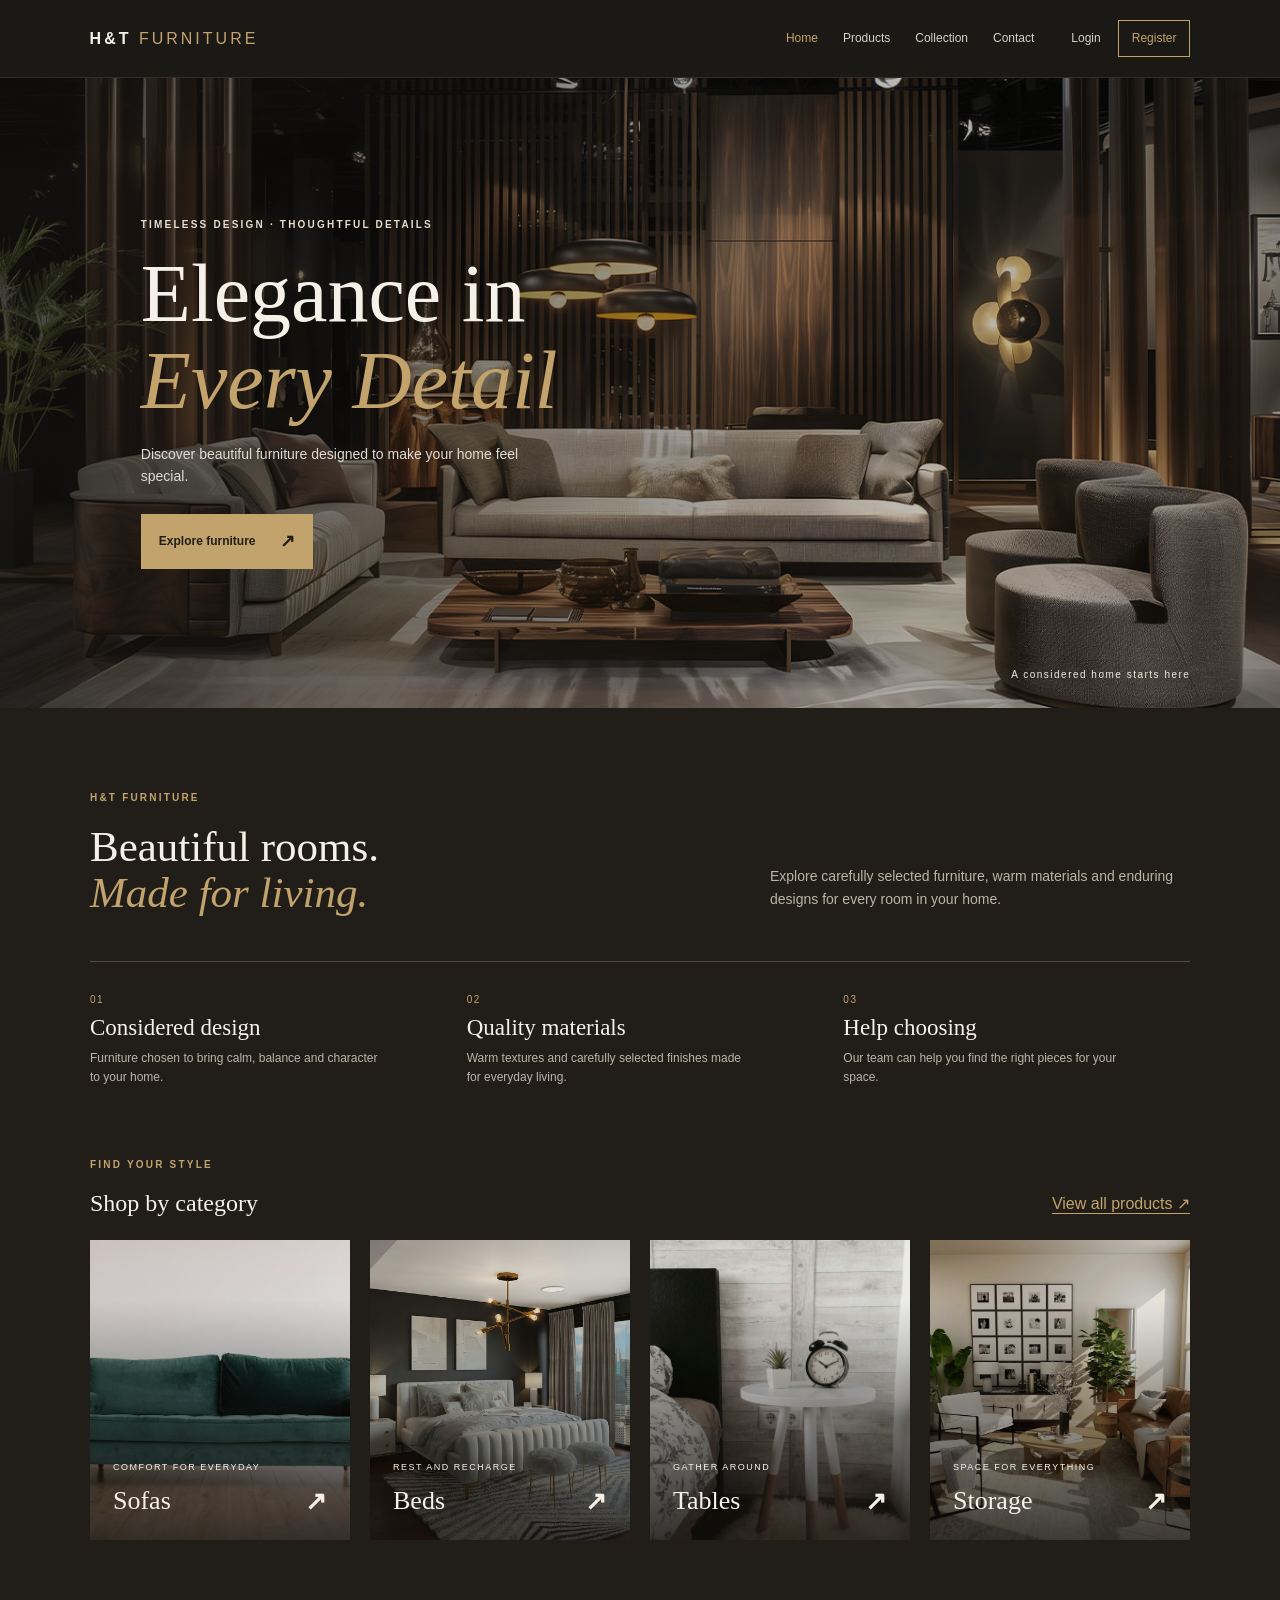
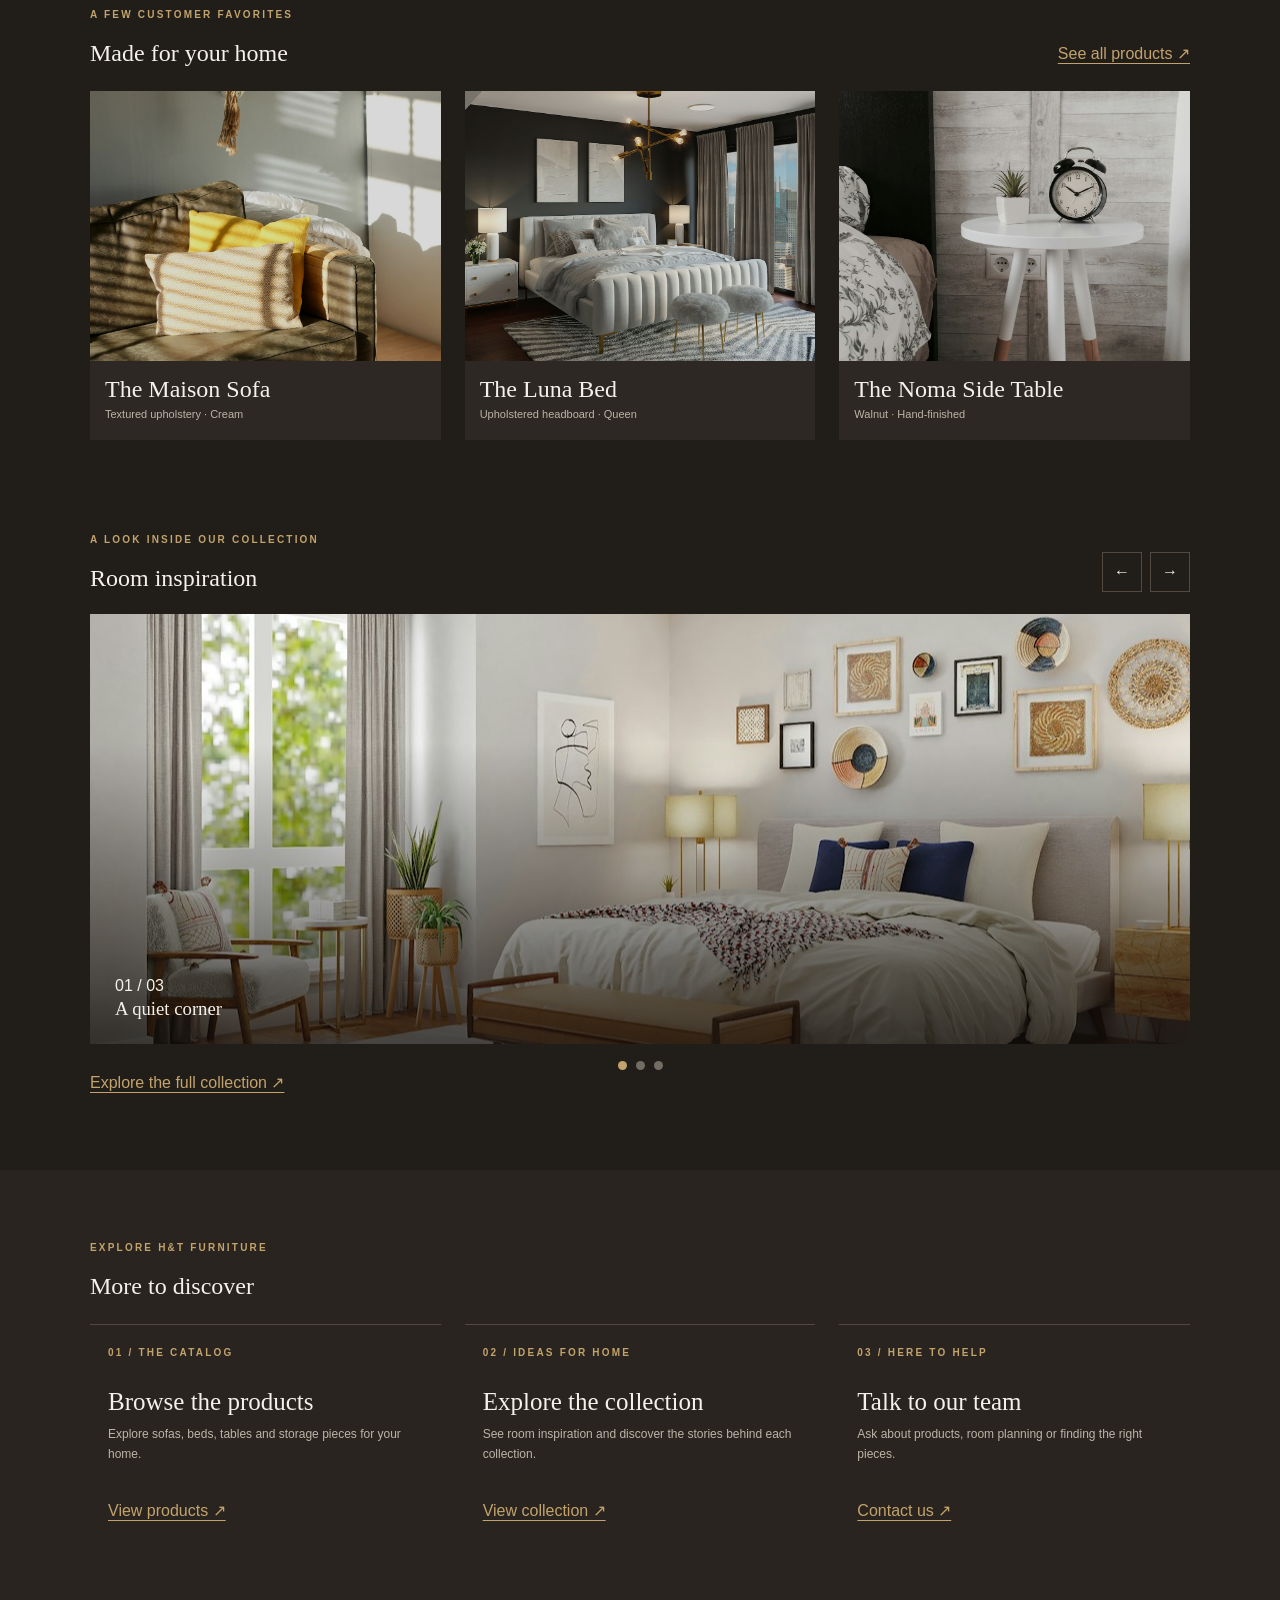
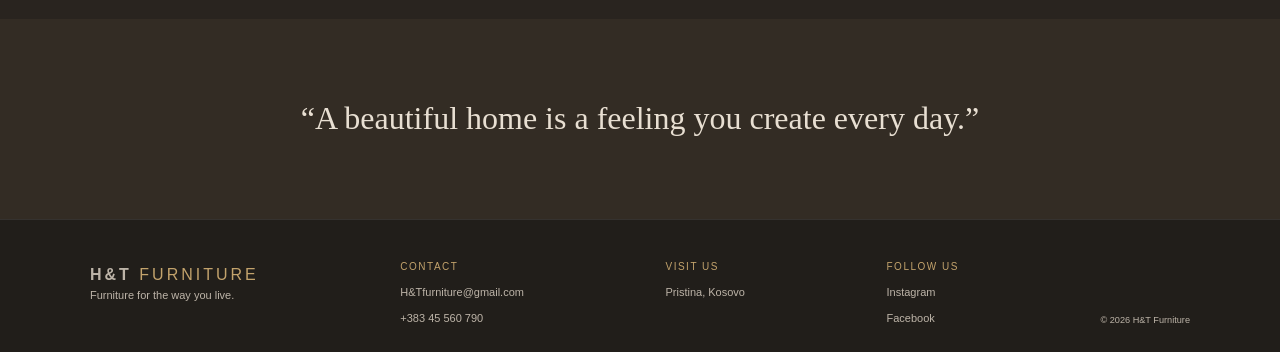
<file: index.html>
<!DOCTYPE html>
<html lang="en">
  <head>
    <meta charset="UTF-8" />
    <meta name="viewport" content="width=device-width, initial-scale=1.0" />
    <title>H&amp;T Furniture</title>
    <link rel="stylesheet" href="style.css" />
    <script src="script.js" defer></script>
  </head>
  <body>
    <header class="site-header">
      <a class="logo" href="index.html">H&amp;T <span>FURNITURE</span></a>

      <button
        class="menu-button"
        type="button"
        aria-label="Open navigation "
        aria-expanded="false"
      >
        ☰
      </button>

      <nav class="site-nav" aria-label="Main navigation">
        <a class="current" href="index.html">Home</a>
        <a href="products.html">Products</a>
        <a href="collection.html">Collection</a>
        <a href="contact.html">Contact</a>

        <span class="account-links">
          <a href="login.html">Login</a>
          <a class="register-link" href="register.html">Register</a>
        </span>
      </nav>
    </header>
    <main>
      <section class="hero">
        <div class="hero-content">
          <p class="eyebrow">TIMELESS DESIGN · THOUGHTFUL DETAILS</p>
          <h1>Elegance in <br /><em>Every Detail</em></h1>
          <p>
            Discover beautiful furniture designed to make your home feel
            special.
          </p>
          <a class="button" href="products.html"
            >Explore furniture <span>↗</span></a
          >
        </div>

        <p class="hero-caption">A considered home starts here</p>
      </section>

      <section class="welcome content-width">
        <div>
          <p class="eyebrow dark">H&amp;T FURNITURE</p>
          <h2>Beautiful rooms.<br /><em> Made for living.</em></h2>
        </div>
        <p>
          Explore carefully selected furniture, warm materials and enduring
          designs for every room in your home.
        </p>
      </section>

      <section
        class="benefits content-width"
        aria-label="Why choose H&T Furniture"
      >
        <article class="benefit-card">
          <p class="benefit-number">01</p>
          <h3>Considered design</h3>
          <p>
            Furniture chosen to bring calm, balance and character to your home.
          </p>
        </article>
        <article class="benefit-card">
          <p class="benefit-number">02</p>
          <h3>Quality materials</h3>
          <p>
            Warm textures and carefully selected finishes made for everyday
            living.
          </p>
        </article>
        <article class="benefit-card">
          <p class="benefit-number">03</p>
          <h3>Help choosing</h3>
          <p>Our team can help you find the right pieces for your space.</p>
        </article>
      </section>

      <section
        class="shop-by-category content-width"
        aria-labelledby="category-heading"
      >
        <div class="section-heading">
          <div>
            <p class="eyebrow dark">FIND YOUR STYLE</p>
            <h2 id="category-heading">Shop by category</h2>
          </div>
          <a class="text-link" href="products.html?category=all"
            >View all products ↗</a
          >
        </div>

        <div class="home-categories">
          <article class="category-card sofa-card">
            <a href="products.html?category=sofas">
              <span>COMFORT FOR EVERYDAY</span
              ><strong>Sofas <b>↗</b></strong></a
            >
          </article>
          <article class="category-card bed-card">
            <a href="products.html?category=beds">
              <span>REST AND RECHARGE</span><strong>Beds <b>↗</b></strong></a
            >
          </article>
          <article class="category-card table-card">
            <a href="products.html?category=tables">
              <span>GATHER AROUND</span><strong>Tables <b>↗</b></strong></a
            >
          </article>
          <article class="category-card storage-card">
            <a href="products.html?category=storage">
              <span>SPACE FOR EVERYTHING</span
              ><strong>Storage <b>↗</b></strong></a
            >
          </article>
        </div>
      </section>

      <section
        class="featured-pieces content-width"
        aria-labelledby="featured-heading"
      >
        <div class="section-heading">
          <div>
            <p class="eyebrow dark">A FEW CUSTOMER FAVORITES</p>
            <h2 id="featured-heading">Made for your home</h2>
          </div>
          <a class="text-link" href="products.html?category=all"
            >See all products ↗</a
          >
        </div>
        <div class="featured-grid">
          <article class="featured-card">
            <a href="products.html?category=sofas">
              <img
                src="images/sofa-maison.jpg"
                alt="Cream Maison sofa in a softly lit living room"
              />
              <h3>The Maison Sofa</h3>
              <p>Textured upholstery · Cream</p></a
            >
          </article>

          <article class="featured-card">
            <a href="products.html?category=beds">
              <img
                src="images/bed-luna.jpg"
                alt="Luna upholstered bed in a calm bedroom"
              />
              <h3>The Luna Bed</h3>
              <p>Upholstered headboard · Queen</p></a
            >
          </article>

          <article class="featured-card">
            <a href="products.html?category=tables">
              <img
                src="images/table-noma.jpg"
                alt="Hand-finished walnut Noma side table"
              />
              <h3>The Noma Side Table</h3>
              <p>Walnut · Hand-finished</p></a
            >
          </article>
        </div>
      </section>

      <section
        class="home-slider content-width"
        aria-labelledby="inspiration-heading"
      >
        <div class="section-heading">
          <div>
            <p class="eyebrow dark">A LOOK INSIDE OUR COLLECTION</p>
            <h2 id="inspiration-heading">Room inspiration</h2>
          </div>
          <div class="slider-controls">
            <button type="button" data-prev aria-label="Previous image">
              ←
            </button>
            <button type="button" data-next aria-label="Next image">→</button>
          </div>
        </div>
        <div class="slider" aria-live="polite">
          <article class="slide home-slide-one is-active">
            <div>
              <span>01 / 03</span>
              <h3>A quiet corner</h3>
            </div>
          </article>
          <article class="slide home-slide-two">
            <div>
              <span>02 / 03</span>
              <h3>Soft morning light</h3>
            </div>
          </article>
          <article class="slide home-slide-three">
            <div>
              <span>03 / 03</span>
              <h3>Evenings together</h3>
            </div>
          </article>
        </div>
        <div class="slider-dots" aria-label="Choose a slide">
          <button
            class="is-active"
            data-slide="0"
            aria-label="Slide 1"
          ></button>
          <button data-slide="1" aria-label="Slide 2"></button>
          <button data-slide="2" aria-label="Slide 3"></button>
        </div>
        <a class="text-link slider-link" href="collection.html"
          >Explore the full collection ↗</a
        >
      </section>

      <section class="discover-section">
        <div class="content-width">
          <div class="section-heading">
            <div>
              <p class="eyebrow dark">EXPLORE H&amp;T FURNITURE</p>
              <h2>More to discover</h2>
            </div>
          </div>

          <div class="discover-grid">
            <article class="discover-card">
              <p class="eyebrow dark">01 / THE CATALOG</p>
              <h3>Browse the products</h3>
              <p>
                Explore sofas, beds, tables and storage pieces for your home.
              </p>

              <a class="text-link" href="products.html">View products ↗</a>
            </article>
            <article class="discover-card">
              <p class="eyebrow dark">02 / IDEAS FOR HOME</p>
              <h3>Explore the collection</h3>
              <p>
                See room inspiration and discover the stories behind each
                collection.
              </p>

              <a class="text-link" href="collection.html">View collection ↗</a>
            </article>
            <article class="discover-card">
              <p class="eyebrow dark">03 / HERE TO HELP</p>
              <h3>Talk to our team</h3>
              <p>
                Ask about products, room planning or finding the right pieces.
              </p>

              <a class="text-link" href="contact.html">Contact us ↗</a>
            </article>
          </div>
        </div>
      </section>

      <aside class="home-note">
        <p>“A beautiful home is a feeling you create every day.”</p>
      </aside>
    </main>

    <footer class="site-footer">
      <div class="footer-inner">
        <section class="footer-brand">
          <a class="logo" href="index.html">H&amp;T <span>FURNITURE</span></a>
          <p>Furniture for the way you live.</p>
        </section>

        <section class="footer-contact" aria-labelledby="footer-contact-title">
          <h2 id="footer-contact-title">Contact</h2>
          <a href="mailto:hello@yourdomain.com">H&Tfurniture@gmail.com</a>
          <a href="tel:+38344000000">+383 45 560 790</a>
        </section>

        <section
          class="footer-location"
          aria-labelledby="footer-location-title"
        >
          <h2 id="footer-location-title">Visit us</h2>
          <p>Pristina, Kosovo</p>
        </section>

        <nav class="footer-social" aria-label="Follow H&T Furniture">
          <h2>Follow us</h2>
          <a
            href="https://www.instagram.com/H&Tfurniture/"
            target="_blank"
            rel="noopener noreferrer"
            >Instagram</a
          >
          <a
            href="https://www.facebook.com/H&Tfurniture/"
            target="_blank"
            rel="noopener noreferrer"
            >Facebook</a
          >
        </nav>
        <small class="footer-copy">© 2026 H&amp;T Furniture</small>
      </div>
    </footer>
  </body>
</html>
</file>
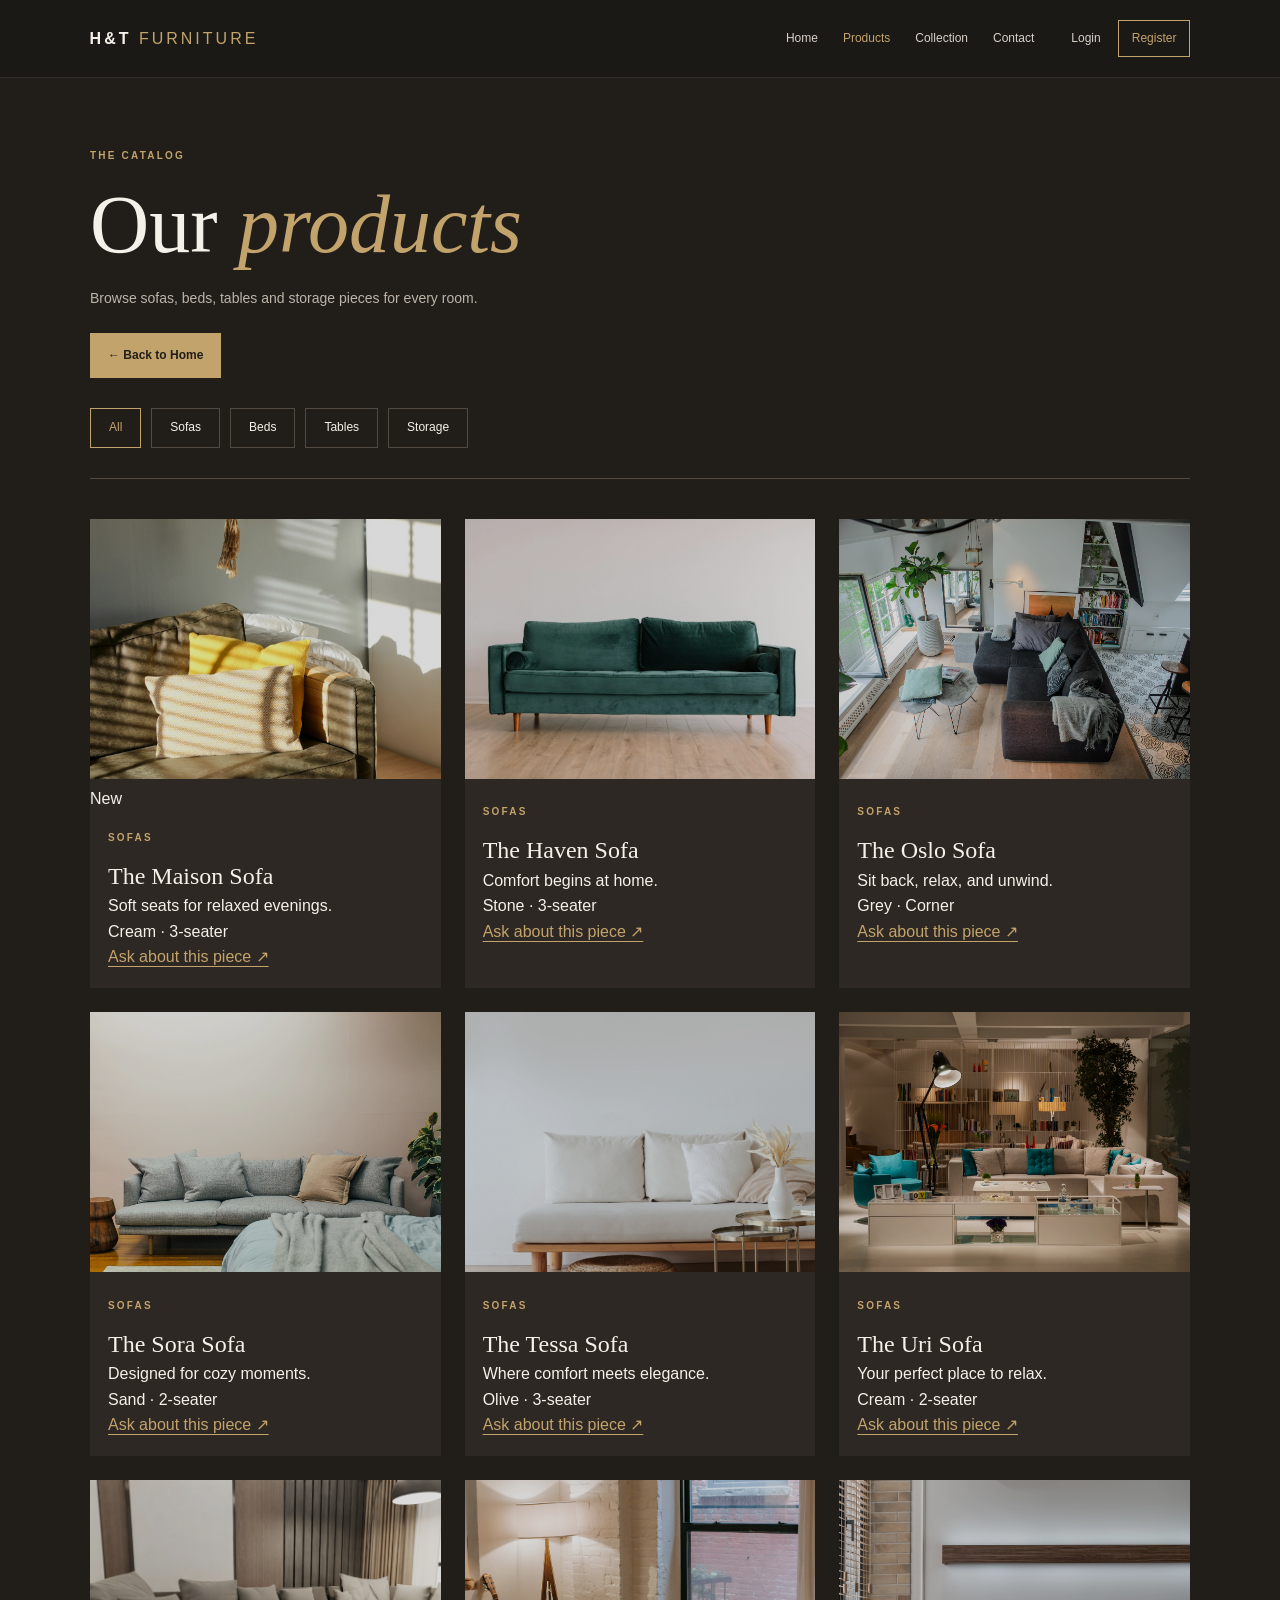
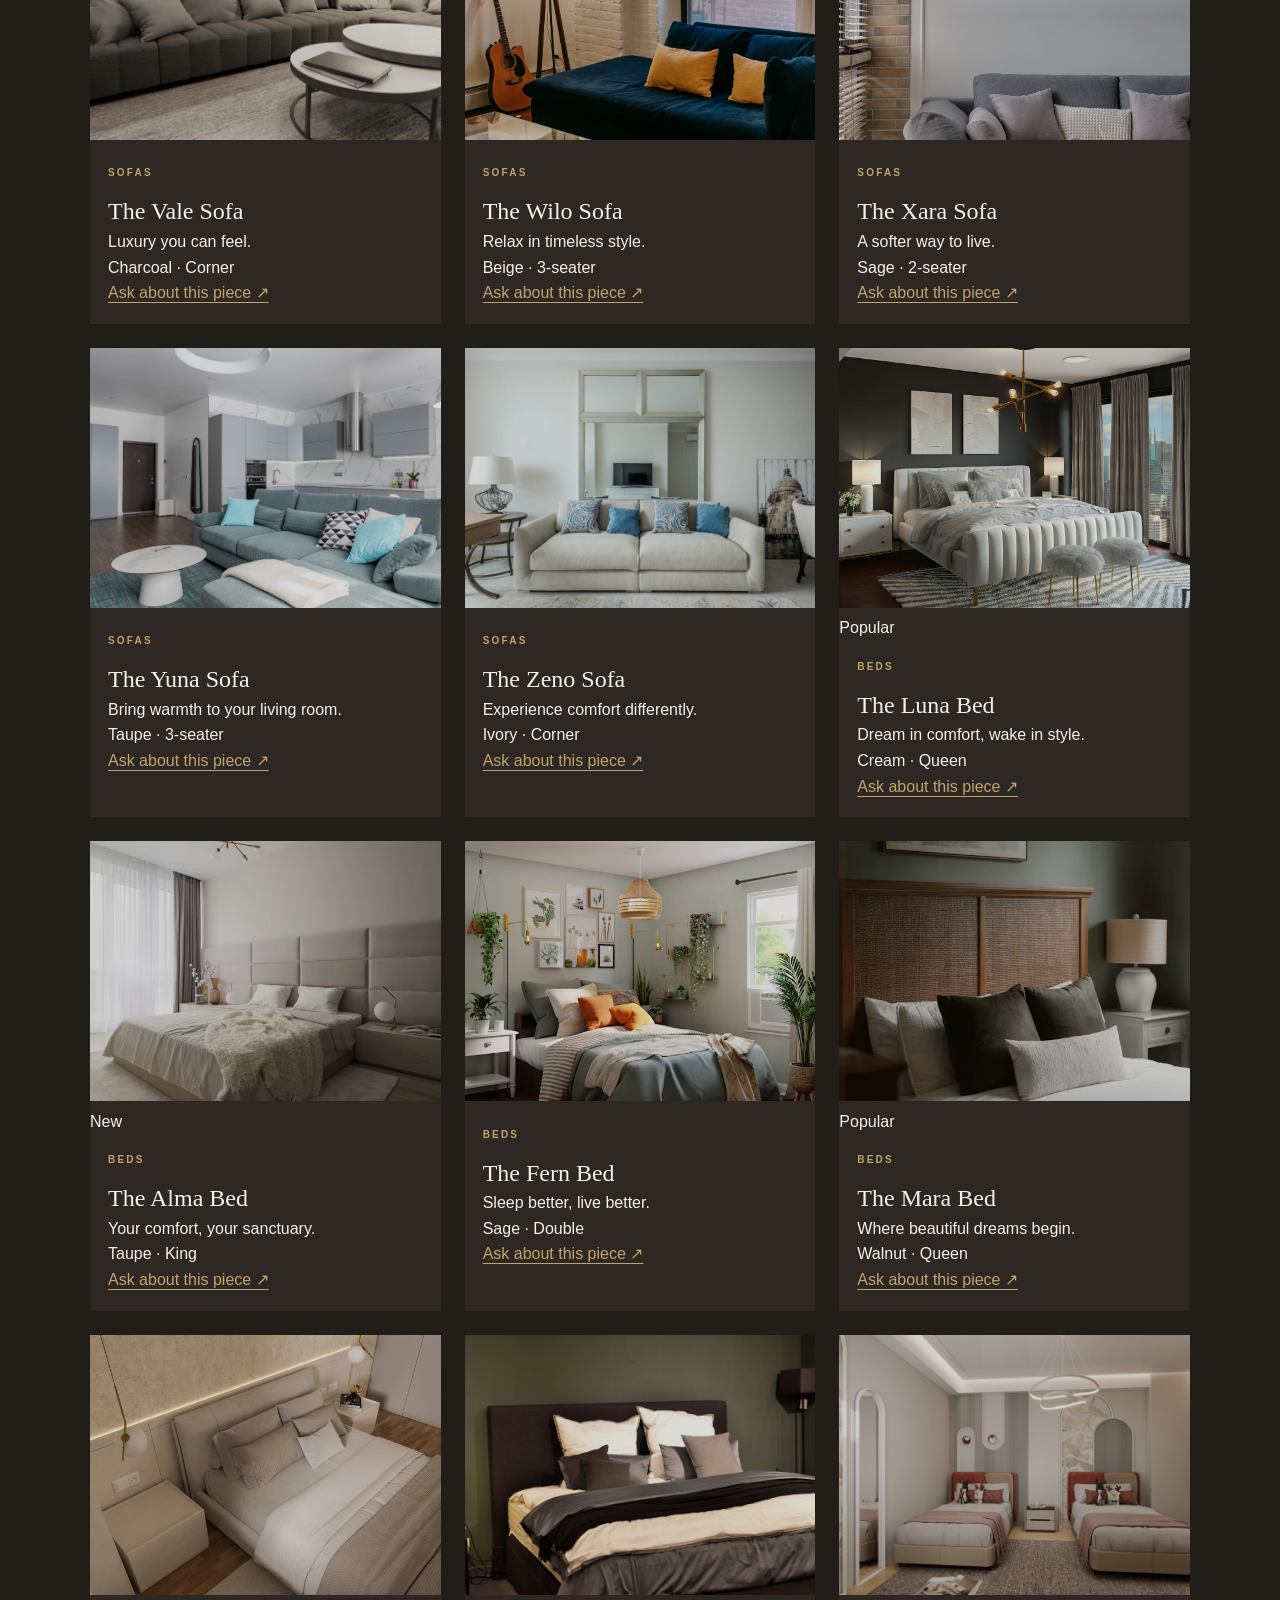
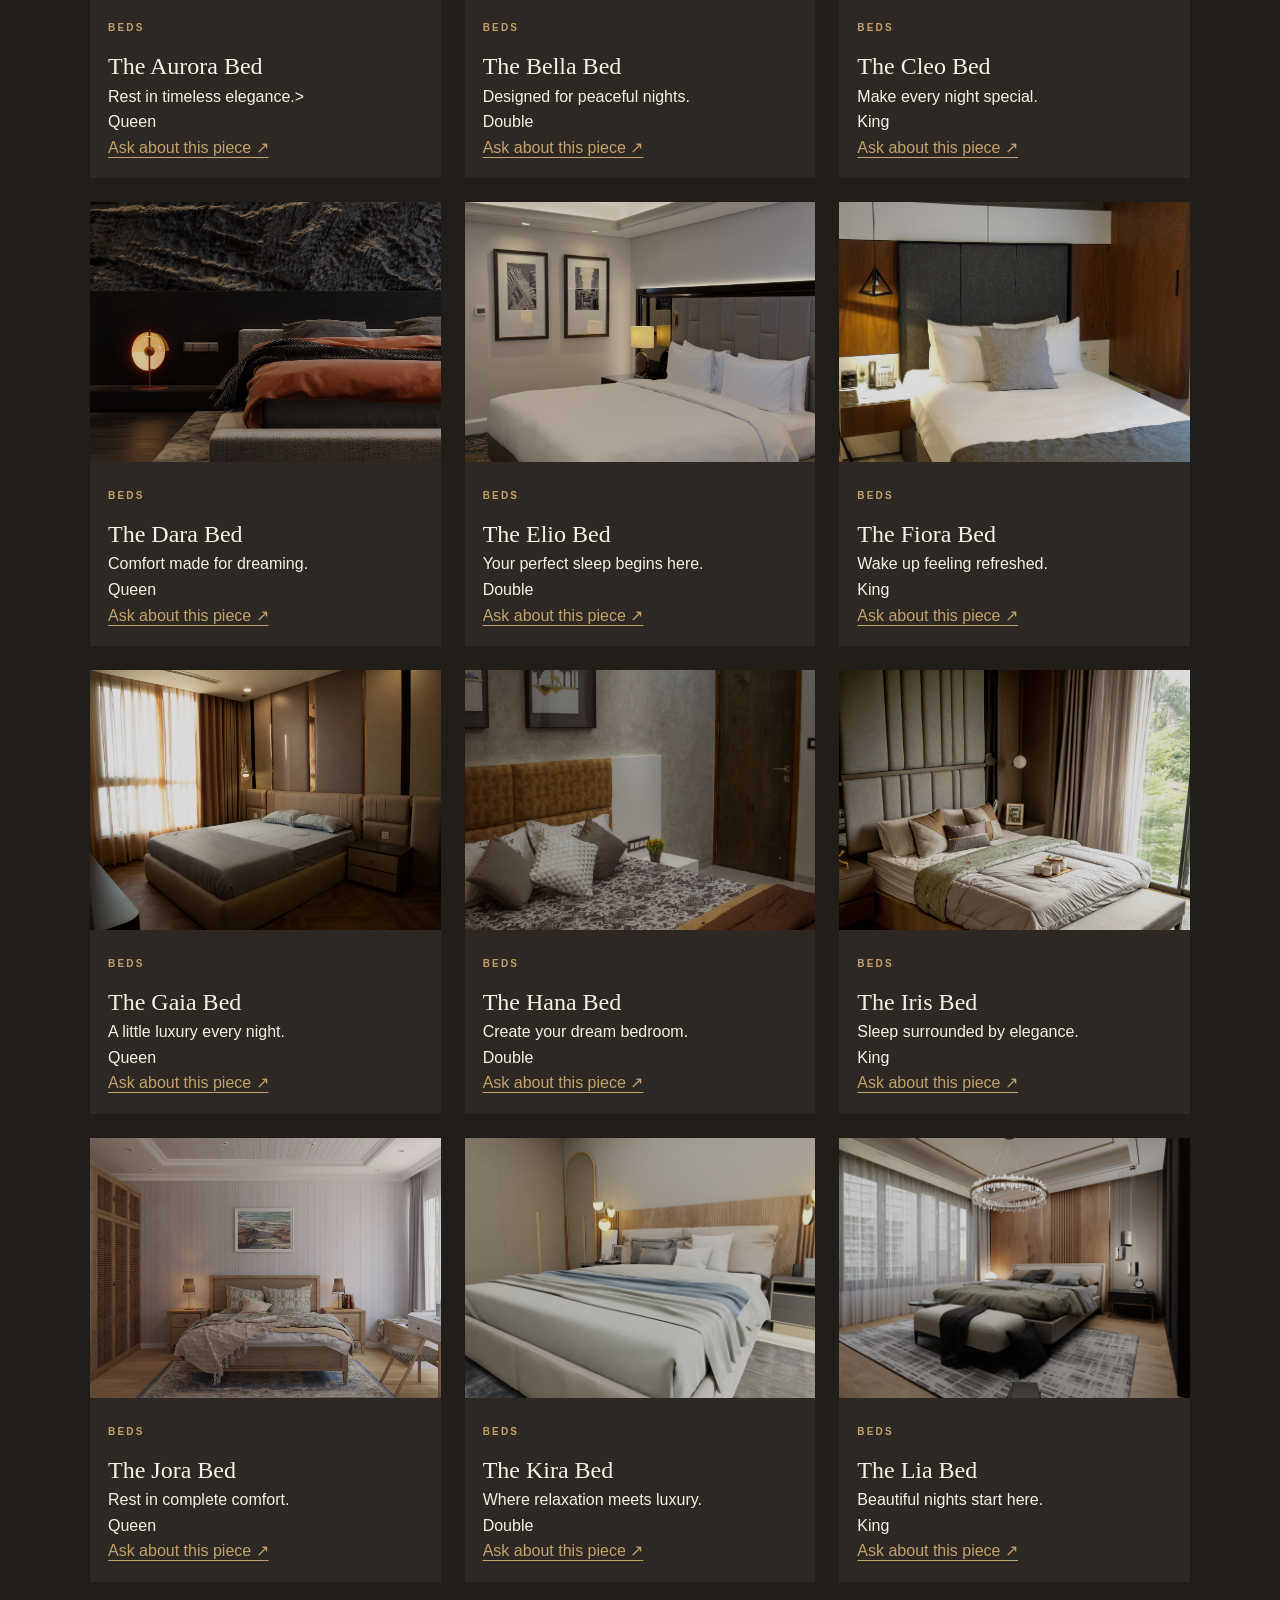
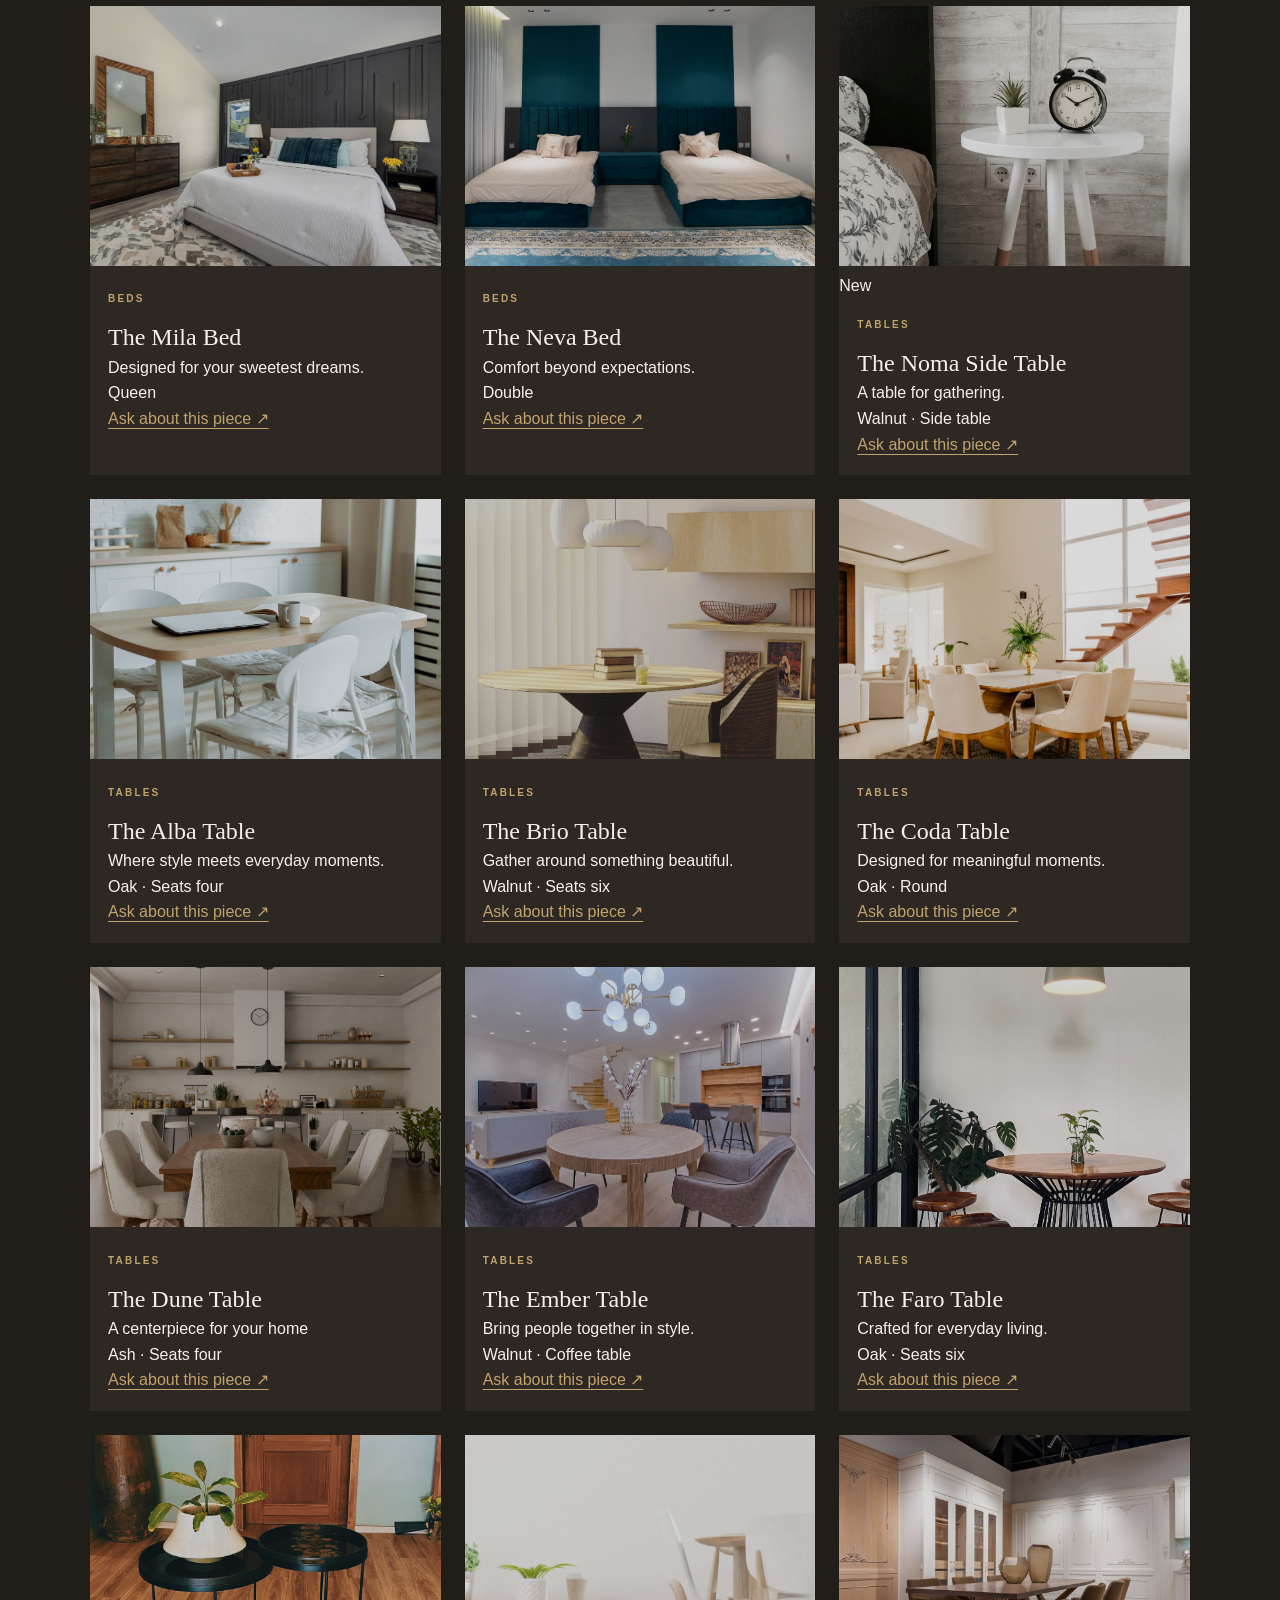
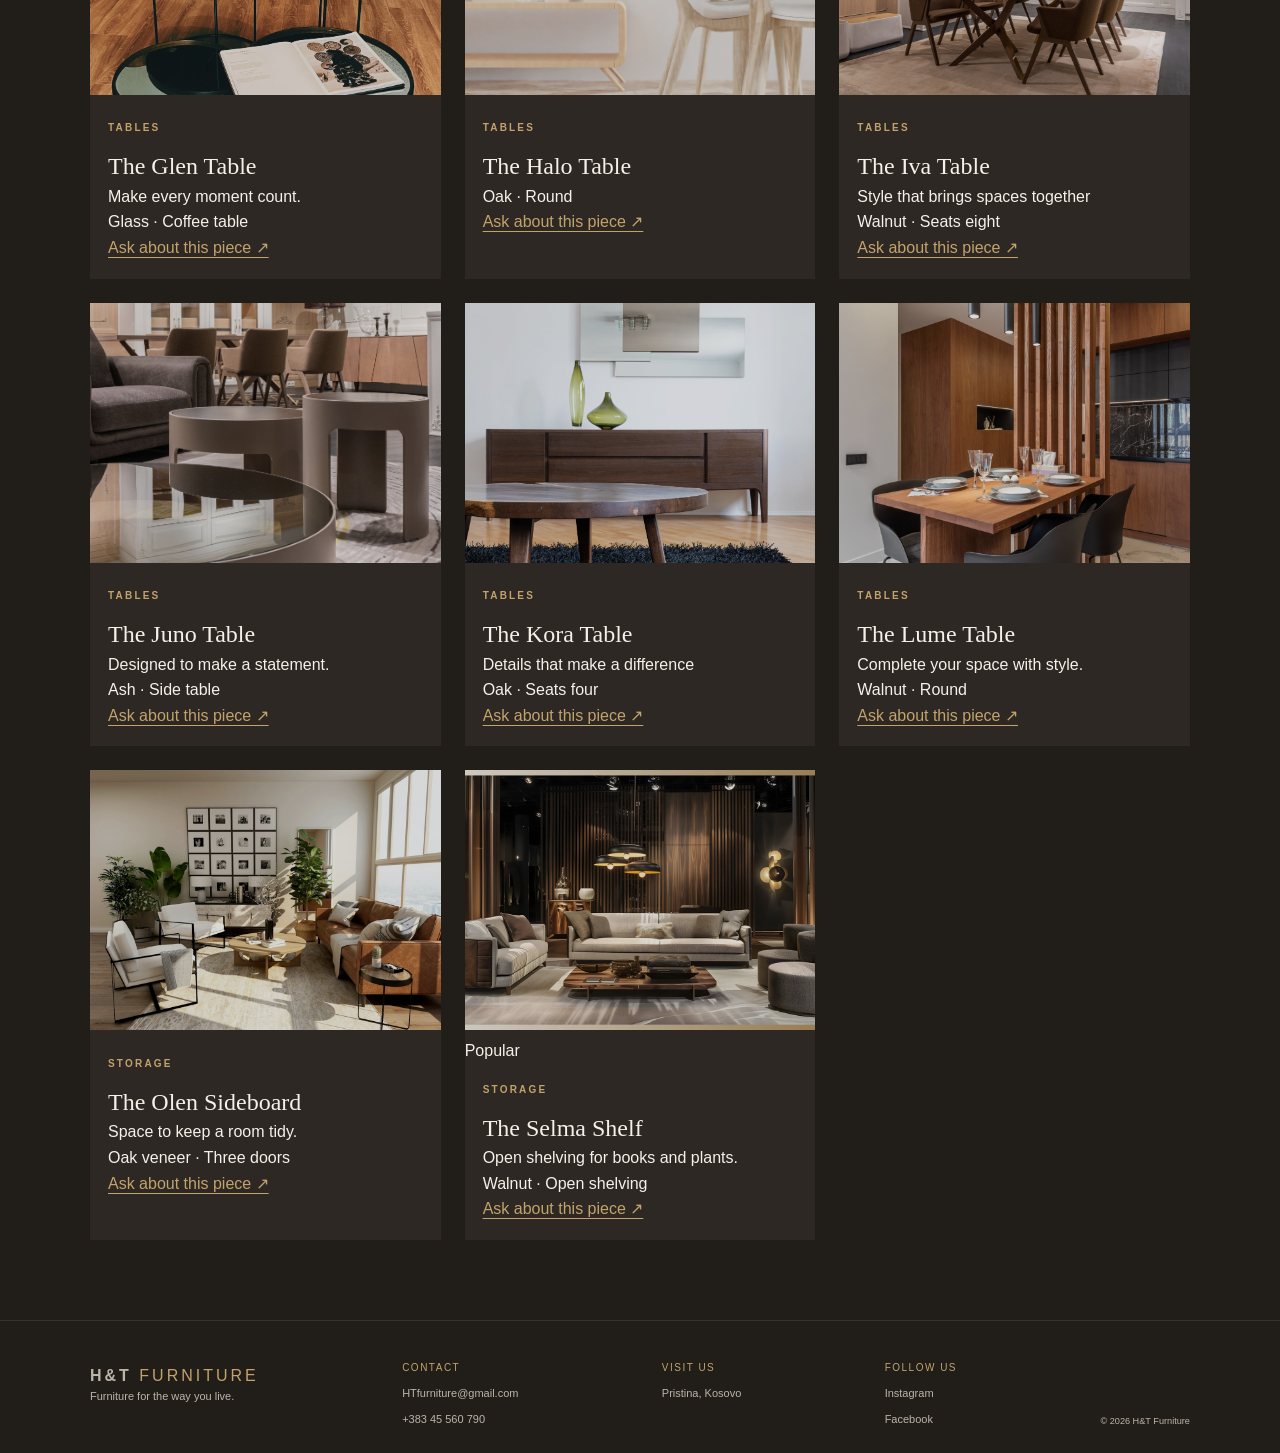
<file: products.html>
<!doctype html>
<html lang="en">
  <head>
    <meta charset="UTF-8" />
    <meta name="viewport" content="width=device-width, initial-scale=1.0" />
    <title>Products - H&amp;T Furniture</title>
    <link rel="stylesheet" href="style.css" />
    <script src="script.js" defer></script>
    <script src="products.js" defer></script>
  </head>
  <body>
    <header class="site-header">
      <a class="logo" href="index.html">H&amp;T <span>FURNITURE</span></a>
      <button
        class="menu-button"
        type="button"
        aria-label="Open navigation"
        aria-expanded="false"
      >
        ☰
      </button>
      <nav class="site-nav" aria-label="Main navigation">
        <a href="index.html">Home</a>
        <a class="current" href="products.html">Products</a>
        <a href="collection.html">Collection</a>
        <a href="contact.html">Contact</a>
        <span class="account-links">
          <a href="login.html">Login</a>
          <a class="register-link" href="register.html">Register</a>
        </span>
      </nav>
    </header>
    <main>
      <section class="page-intro content-width">
        <p class="eyebrow dark">THE CATALOG</p>
        <h1>Our <em>products</em></h1>
        <p>Browse sofas, beds, tables and storage pieces for every room.</p>
        <a class="button" href="index.html">← Back to Home</a>
      </section>
      <nav class="filter-bar content-width" aria-label="Product categories">
        <button type="button" class="is-active" data-filter="all">All</button>
        <button type="button" data-filter="sofas">Sofas</button>
        <button type="button" data-filter="beds">Beds</button>
        <button type="button" data-filter="tables">Tables</button>
        <button type="button" data-filter="storage">Storage</button>
      </nav>
      <section class="product-section content-width" aria-label="Products">
        <div class="product-grid">
          <article class="product-card" data-category="sofas">
            <div class="product-media">
              <img src="images/sofa-maison.jpg" alt="The Maison Sofa" />
              <span class="badge">New</span>
            </div>
            <div class="product-info">
              <p class="eyebrow dark">SOFAS</p>
              <h3>The Maison Sofa</h3>
              <p class="product-desc">Soft seats for relaxed evenings.</p>
              <p class="product-meta">Cream · 3-seater</p>
              <div class="product-bottom">
                <a class="text-link" href="contact.html"
                  >Ask about this piece ↗</a
                >
              </div>
            </div>
          </article>
          <article class="product-card" data-category="sofas">
            <div class="product-media">
              <img src="images/sofa-haven.jpg" alt="The Haven Sofa" />
            </div>
            <div class="product-info">
              <p class="eyebrow dark">SOFAS</p>
              <h3>The Haven Sofa</h3>
              <p class="product-desc">Comfort begins at home.</p>
              <p class="product-meta">Stone · 3-seater</p>
              <div class="product-bottom">
                <a class="text-link" href="contact.html"
                  >Ask about this piece ↗</a
                >
              </div>
            </div>
          </article>
          <article class="product-card" data-category="sofas">
            <div class="product-media">
              <img src="images/sofa1.jpg" alt="The Oslo Sofa" />
            </div>
            <div class="product-info">
              <p class="eyebrow dark">SOFAS</p>
              <h3>The Oslo Sofa</h3>
              <p class="product-desc">Sit back, relax, and unwind.</p>
              <p class="product-meta">Grey · Corner</p>
              <div class="product-bottom">
                <a class="text-link" href="contact.html"
                  >Ask about this piece ↗</a
                >
              </div>
            </div>
          </article>
          <article class="product-card" data-category="sofas">
            <div class="product-media">
              <img src="images/sofa2.jpg" alt="The Sora Sofa" />
            </div>
            <div class="product-info">
              <p class="eyebrow dark">SOFAS</p>
              <h3>The Sora Sofa</h3>
              <p class="product-desc">Designed for cozy moments.</p>
              <p class="product-meta">Sand · 2-seater</p>
              <div class="product-bottom">
                <a class="text-link" href="contact.html"
                  >Ask about this piece ↗</a
                >
              </div>
            </div>
          </article>
          <article class="product-card" data-category="sofas">
            <div class="product-media">
              <img src="images/sofa3.jpg" alt="The Tessa Sofa" />
            </div>
            <div class="product-info">
              <p class="eyebrow dark">SOFAS</p>
              <h3>The Tessa Sofa</h3>
              <p class="product-desc">Where comfort meets elegance.</p>
              <p class="product-meta">Olive · 3-seater</p>
              <div class="product-bottom">
                <a class="text-link" href="contact.html"
                  >Ask about this piece ↗</a
                >
              </div>
            </div>
          </article>
          <article class="product-card" data-category="sofas">
            <div class="product-media">
              <img src="images/sofa4.jpg" alt="The Uri Sofa" />
            </div>
            <div class="product-info">
              <p class="eyebrow dark">SOFAS</p>
              <h3>The Uri Sofa</h3>
              <p class="product-desc">Your perfect place to relax.</p>
              <p class="product-meta">Cream · 2-seater</p>
              <div class="product-bottom">
                <a class="text-link" href="contact.html"
                  >Ask about this piece ↗</a
                >
              </div>
            </div>
          </article>
          <article class="product-card" data-category="sofas">
            <div class="product-media">
              <img src="images/sofa5.jpg" alt="The Vale Sofa" />
            </div>
            <div class="product-info">
              <p class="eyebrow dark">SOFAS</p>
              <h3>The Vale Sofa</h3>
              <p class="product-desc">Luxury you can feel.</p>
              <p class="product-meta">Charcoal · Corner</p>
              <div class="product-bottom">
                <a class="text-link" href="contact.html"
                  >Ask about this piece ↗</a
                >
              </div>
            </div>
          </article>
          <article class="product-card" data-category="sofas">
            <div class="product-media">
              <img src="images/sofa6.jpg" alt="The Wilo Sofa" />
            </div>
            <div class="product-info">
              <p class="eyebrow dark">SOFAS</p>
              <h3>The Wilo Sofa</h3>
              <p class="product-desc">Relax in timeless style.</p>
              <p class="product-meta">Beige · 3-seater</p>
              <div class="product-bottom">
                <a class="text-link" href="contact.html"
                  >Ask about this piece ↗</a
                >
              </div>
            </div>
          </article>
          <article class="product-card" data-category="sofas">
            <div class="product-media">
              <img src="images/sofa7.jpg" alt="The Xara Sofa" />
            </div>
            <div class="product-info">
              <p class="eyebrow dark">SOFAS</p>
              <h3>The Xara Sofa</h3>
              <p class="product-desc">A softer way to live.</p>
              <p class="product-meta">Sage · 2-seater</p>
              <div class="product-bottom">
                <a class="text-link" href="contact.html"
                  >Ask about this piece ↗</a
                >
              </div>
            </div>
          </article>
          <article class="product-card" data-category="sofas">
            <div class="product-media">
              <img src="images/sofa8.jpg" alt="The Yuna Sofa" />
            </div>
            <div class="product-info">
              <p class="eyebrow dark">SOFAS</p>
              <h3>The Yuna Sofa</h3>
              <p class="product-desc">Bring warmth to your living room.</p>
              <p class="product-meta">Taupe · 3-seater</p>
              <div class="product-bottom">
                <a class="text-link" href="contact.html"
                  >Ask about this piece ↗</a
                >
              </div>
            </div>
          </article>
          <article class="product-card" data-category="sofas">
            <div class="product-media">
              <img src="images/sofa9.jpg" alt="The Zeno Sofa" />
            </div>
            <div class="product-info">
              <p class="eyebrow dark">SOFAS</p>
              <h3>The Zeno Sofa</h3>
              <p class="product-desc">Experience comfort differently.</p>
              <p class="product-meta">Ivory · Corner</p>
              <div class="product-bottom">
                <a class="text-link" href="contact.html"
                  >Ask about this piece ↗</a
                >
              </div>
            </div>
          </article>
          <article class="product-card" data-category="beds">
            <div class="product-media">
              <img src="images/bed-luna.jpg" alt="The Luna Bed" />
              <span class="badge">Popular</span>
            </div>
            <div class="product-info">
              <p class="eyebrow dark">BEDS</p>
              <h3>The Luna Bed</h3>
              <p class="product-desc">Dream in comfort, wake in style.</p>
              <p class="product-meta">Cream · Queen</p>
              <div class="product-bottom">
                <a class="text-link" href="contact.html"
                  >Ask about this piece ↗</a
                >
              </div>
            </div>
          </article>
          <article class="product-card" data-category="beds">
            <div class="product-media">
              <img src="images/graybed_1.jpg" alt="The Alma Bed" />
              <span class="badge">New</span>
            </div>
            <div class="product-info">
              <p class="eyebrow dark">BEDS</p>
              <h3>The Alma Bed</h3>
              <p class="product-desc">Your comfort, your sanctuary.</p>
              <p class="product-meta">Taupe · King</p>
              <div class="product-bottom">
                <a class="text-link" href="contact.html"
                  >Ask about this piece ↗</a
                >
              </div>
            </div>
          </article>
          <article class="product-card" data-category="beds">
            <div class="product-media">
              <img src="images/stylishbed.jpg" alt="The Fern Bed" />
            </div>
            <div class="product-info">
              <p class="eyebrow dark">BEDS</p>
              <h3>The Fern Bed</h3>
              <p class="product-desc">Sleep better, live better.</p>
              <p class="product-meta">Sage · Double</p>
              <div class="product-bottom">
                <a class="text-link" href="contact.html"
                  >Ask about this piece ↗</a
                >
              </div>
            </div>
          </article>
          <article class="product-card" data-category="beds">
            <div class="product-media">
              <img src="images/brownbed.jpg" alt="The Mara Bed" />
              <span class="badge">Popular</span>
            </div>
            <div class="product-info">
              <p class="eyebrow dark">BEDS</p>
              <h3>The Mara Bed</h3>
              <p class="product-desc">Where beautiful dreams begin.</p>
              <p class="product-meta">Walnut · Queen</p>
              <div class="product-bottom">
                <a class="text-link" href="contact.html"
                  >Ask about this piece ↗</a
                >
              </div>
            </div>
          </article>
          <article class="product-card" data-category="beds">
            <div class="product-media">
              <img src="images/bed1.jpg" alt="The Aurora Bed" />
            </div>
            <div class="product-info">
              <p class="eyebrow dark">BEDS</p>
              <h3>The Aurora Bed</h3>
              <p class="product-desc">Rest in timeless elegance.></p>
              <p class="product-meta">Queen</p>
              <div class="product-bottom">
                <a class="text-link" href="contact.html"
                  >Ask about this piece ↗</a
                >
              </div>
            </div>
          </article>
          <article class="product-card" data-category="beds">
            <div class="product-media">
              <img src="images/bed2.jpg" alt="The Bella Bed" />
            </div>
            <div class="product-info">
              <p class="eyebrow dark">BEDS</p>
              <h3>The Bella Bed</h3>
              <p class="product-desc">Designed for peaceful nights.</p>
              <p class="product-meta">Double</p>
              <div class="product-bottom">
                <a class="text-link" href="contact.html"
                  >Ask about this piece ↗</a
                >
              </div>
            </div>
          </article>
          <article class="product-card" data-category="beds">
            <div class="product-media">
              <img src="images/bed3.jpg" alt="The Cleo Bed" />
            </div>
            <div class="product-info">
              <p class="eyebrow dark">BEDS</p>
              <h3>The Cleo Bed</h3>
              <p class="product-desc">Make every night special.</p>
              <p class="product-meta">King</p>
              <div class="product-bottom">
                <a class="text-link" href="contact.html"
                  >Ask about this piece ↗</a
                >
              </div>
            </div>
          </article>
          <article class="product-card" data-category="beds">
            <div class="product-media">
              <img src="images/bed4.jpg" alt="The Dara Bed" />
            </div>
            <div class="product-info">
              <p class="eyebrow dark">BEDS</p>
              <h3>The Dara Bed</h3>
              <p class="product-desc">Comfort made for dreaming.</p>
              <p class="product-meta">Queen</p>
              <div class="product-bottom">
                <a class="text-link" href="contact.html"
                  >Ask about this piece ↗</a
                >
              </div>
            </div>
          </article>
          <article class="product-card" data-category="beds">
            <div class="product-media">
              <img src="images/bed5.jpg" alt="The Elio Bed" />
            </div>
            <div class="product-info">
              <p class="eyebrow dark">BEDS</p>
              <h3>The Elio Bed</h3>
              <p class="product-desc">Your perfect sleep begins here.</p>
              <p class="product-meta">Double</p>
              <div class="product-bottom">
                <a class="text-link" href="contact.html"
                  >Ask about this piece ↗</a
                >
              </div>
            </div>
          </article>
          <article class="product-card" data-category="beds">
            <div class="product-media">
              <img src="images/bed6.jpg" alt="The Fiora Bed" />
            </div>
            <div class="product-info">
              <p class="eyebrow dark">BEDS</p>
              <h3>The Fiora Bed</h3>
              <p class="product-desc">Wake up feeling refreshed.</p>
              <p class="product-meta">King</p>
              <div class="product-bottom">
                <a class="text-link" href="contact.html"
                  >Ask about this piece ↗</a
                >
              </div>
            </div>
          </article>
          <article class="product-card" data-category="beds">
            <div class="product-media">
              <img src="images/bed7.jpg" alt="The Gaia Bed" />
            </div>
            <div class="product-info">
              <p class="eyebrow dark">BEDS</p>
              <h3>The Gaia Bed</h3>
              <p class="product-desc">A little luxury every night.</p>
              <p class="product-meta">Queen</p>
              <div class="product-bottom">
                <a class="text-link" href="contact.html"
                  >Ask about this piece ↗</a
                >
              </div>
            </div>
          </article>
          <article class="product-card" data-category="beds">
            <div class="product-media">
              <img src="images/bed8.jpg" alt="The Hana Bed" />
            </div>
            <div class="product-info">
              <p class="eyebrow dark">BEDS</p>
              <h3>The Hana Bed</h3>
              <p class="product-desc">Create your dream bedroom.</p>
              <p class="product-meta">Double</p>
              <div class="product-bottom">
                <a class="text-link" href="contact.html"
                  >Ask about this piece ↗</a
                >
              </div>
            </div>
          </article>
          <article class="product-card" data-category="beds">
            <div class="product-media">
              <img src="images/bed9.jpg" alt="The Iris Bed" />
            </div>
            <div class="product-info">
              <p class="eyebrow dark">BEDS</p>
              <h3>The Iris Bed</h3>
              <p class="product-desc">Sleep surrounded by elegance.</p>
              <p class="product-meta">King</p>
              <div class="product-bottom">
                <a class="text-link" href="contact.html"
                  >Ask about this piece ↗</a
                >
              </div>
            </div>
          </article>
          <article class="product-card" data-category="beds">
            <div class="product-media">
              <img src="images/bed10.jpg" alt="The Jora Bed" />
            </div>
            <div class="product-info">
              <p class="eyebrow dark">BEDS</p>
              <h3>The Jora Bed</h3>
              <p class="product-desc">Rest in complete comfort.</p>
              <p class="product-meta">Queen</p>
              <div class="product-bottom">
                <a class="text-link" href="contact.html"
                  >Ask about this piece ↗</a
                >
              </div>
            </div>
          </article>
          <article class="product-card" data-category="beds">
            <div class="product-media">
              <img src="images/bed11.jpg" alt="The Kira Bed" />
            </div>
            <div class="product-info">
              <p class="eyebrow dark">BEDS</p>
              <h3>The Kira Bed</h3>
              <p class="product-desc">Where relaxation meets luxury.</p>
              <p class="product-meta">Double</p>
              <div class="product-bottom">
                <a class="text-link" href="contact.html"
                  >Ask about this piece ↗</a
                >
              </div>
            </div>
          </article>
          <article class="product-card" data-category="beds">
            <div class="product-media">
              <img src="images/bed12.jpg" alt="The Lia Bed" />
            </div>
            <div class="product-info">
              <p class="eyebrow dark">BEDS</p>
              <h3>The Lia Bed</h3>
              <p class="product-desc">Beautiful nights start here.</p>
              <p class="product-meta">King</p>
              <div class="product-bottom">
                <a class="text-link" href="contact.html"
                  >Ask about this piece ↗</a
                >
              </div>
            </div>
          </article>
          <article class="product-card" data-category="beds">
            <div class="product-media">
              <img src="images/bed13.jpg" alt="The Mila Bed" />
            </div>
            <div class="product-info">
              <p class="eyebrow dark">BEDS</p>
              <h3>The Mila Bed</h3>
              <p class="product-desc">Designed for your sweetest dreams.</p>
              <p class="product-meta">Queen</p>
              <div class="product-bottom">
                <a class="text-link" href="contact.html"
                  >Ask about this piece ↗</a
                >
              </div>
            </div>
          </article>
          <article class="product-card" data-category="beds">
            <div class="product-media">
              <img src="images/bed14.jpg" alt="The Neva Bed" />
            </div>
            <div class="product-info">
              <p class="eyebrow dark">BEDS</p>
              <h3>The Neva Bed</h3>
              <p class="product-desc">Comfort beyond expectations.</p>
              <p class="product-meta">Double</p>
              <div class="product-bottom">
                <a class="text-link" href="contact.html"
                  >Ask about this piece ↗</a
                >
              </div>
            </div>
          </article>
          <article class="product-card" data-category="tables">
            <div class="product-media">
              <img src="images/table-noma.jpg" alt="The Noma Side Table" />
              <span class="badge">New</span>
            </div>
            <div class="product-info">
              <p class="eyebrow dark">TABLES</p>
              <h3>The Noma Side Table</h3>
              <p class="product-desc">A table for gathering.</p>
              <p class="product-meta">Walnut · Side table</p>
              <div class="product-bottom">
                <a class="text-link" href="contact.html"
                  >Ask about this piece ↗</a
                >
              </div>
            </div>
          </article>
          <article class="product-card" data-category="tables">
            <div class="product-media">
              <img src="images/table1.jpg" alt="The Alba Table" />
            </div>
            <div class="product-info">
              <p class="eyebrow dark">TABLES</p>
              <h3>The Alba Table</h3>
              <p class="product-desc">Where style meets everyday moments.</p>
              <p class="product-meta">Oak · Seats four</p>
              <div class="product-bottom">
                <a class="text-link" href="contact.html"
                  >Ask about this piece ↗</a
                >
              </div>
            </div>
          </article>
          <article class="product-card" data-category="tables">
            <div class="product-media">
              <img src="images/table2.jpg" alt="The Brio Table" />
            </div>
            <div class="product-info">
              <p class="eyebrow dark">TABLES</p>
              <h3>The Brio Table</h3>
              <p class="product-desc">Gather around something beautiful.</p>
              <p class="product-meta">Walnut · Seats six</p>
              <div class="product-bottom">
                <a class="text-link" href="contact.html"
                  >Ask about this piece ↗</a
                >
              </div>
            </div>
          </article>
          <article class="product-card" data-category="tables">
            <div class="product-media">
              <img src="images/table3.jpg" alt="The Coda Table" />
            </div>
            <div class="product-info">
              <p class="eyebrow dark">TABLES</p>
              <h3>The Coda Table</h3>
              <p class="product-desc">Designed for meaningful moments.</p>
              <p class="product-meta">Oak · Round</p>
              <div class="product-bottom">
                <a class="text-link" href="contact.html"
                  >Ask about this piece ↗</a
                >
              </div>
            </div>
          </article>
          <article class="product-card" data-category="tables">
            <div class="product-media">
              <img src="images/table4.jpg" alt="The Dune Table" />
            </div>
            <div class="product-info">
              <p class="eyebrow dark">TABLES</p>
              <h3>The Dune Table</h3>
              <p class="product-desc">A centerpiece for your home</p>
              <p class="product-meta">Ash · Seats four</p>
              <div class="product-bottom">
                <a class="text-link" href="contact.html"
                  >Ask about this piece ↗</a
                >
              </div>
            </div>
          </article>
          <article class="product-card" data-category="tables">
            <div class="product-media">
              <img src="images/table5.jpg" alt="The Ember Table" />
            </div>
            <div class="product-info">
              <p class="eyebrow dark">TABLES</p>
              <h3>The Ember Table</h3>
              <p class="product-desc">Bring people together in style.</p>
              <p class="product-meta">Walnut · Coffee table</p>
              <div class="product-bottom">
                <a class="text-link" href="contact.html"
                  >Ask about this piece ↗</a
                >
              </div>
            </div>
          </article>
          <article class="product-card" data-category="tables">
            <div class="product-media">
              <img src="images/table6.jpg" alt="The Faro Table" />
            </div>
            <div class="product-info">
              <p class="eyebrow dark">TABLES</p>
              <h3>The Faro Table</h3>
              <p class="product-desc">Crafted for everyday living.</p>
              <p class="product-meta">Oak · Seats six</p>
              <div class="product-bottom">
                <a class="text-link" href="contact.html"
                  >Ask about this piece ↗</a
                >
              </div>
            </div>
          </article>
          <article class="product-card" data-category="tables">
            <div class="product-media">
              <img src="images/table7.jpg" alt="The Glen Table" />
            </div>
            <div class="product-info">
              <p class="eyebrow dark">TABLES</p>
              <h3>The Glen Table</h3>
              <p class="product-desc">Make every moment count.</p>
              <p class="product-meta">Glass · Coffee table</p>
              <div class="product-bottom">
                <a class="text-link" href="contact.html"
                  >Ask about this piece ↗</a
                >
              </div>
            </div>
          </article>
          <article class="product-card" data-category="tables">
            <div class="product-media">
              <img src="images/table8.jpg" alt="The Halo Table" />
            </div>
            <div class="product-info">
              <p class="eyebrow dark">TABLES</p>
              <h3>The Halo Table</h3>
              <p class="product-desc" Simple design, timeless beauty.></p>
              <p class="product-meta">Oak · Round</p>
              <div class="product-bottom">
                <a class="text-link" href="contact.html"
                  >Ask about this piece ↗</a
                >
              </div>
            </div>
          </article>
          <article class="product-card" data-category="tables">
            <div class="product-media">
              <img src="images/table9.jpg" alt="The Iva Table" />
            </div>
            <div class="product-info">
              <p class="eyebrow dark">TABLES</p>
              <h3>The Iva Table</h3>
              <p class="product-desc">Style that brings spaces together</p>
              <p class="product-meta">Walnut · Seats eight</p>
              <div class="product-bottom">
                <a class="text-link" href="contact.html"
                  >Ask about this piece ↗</a
                >
              </div>
            </div>
          </article>
          <article class="product-card" data-category="tables">
            <div class="product-media">
              <img src="images/table10.jpg" alt="The Juno Table" />
            </div>
            <div class="product-info">
              <p class="eyebrow dark">TABLES</p>
              <h3>The Juno Table</h3>
              <p class="product-desc">Designed to make a statement.</p>
              <p class="product-meta">Ash · Side table</p>
              <div class="product-bottom">
                <a class="text-link" href="contact.html"
                  >Ask about this piece ↗</a
                >
              </div>
            </div>
          </article>
          <article class="product-card" data-category="tables">
            <div class="product-media">
              <img src="images/table11.jpg" alt="The Kora Table" />
            </div>
            <div class="product-info">
              <p class="eyebrow dark">TABLES</p>
              <h3>The Kora Table</h3>
              <p class="product-desc">Details that make a difference</p>
              <p class="product-meta">Oak · Seats four</p>
              <div class="product-bottom">
                <a class="text-link" href="contact.html"
                  >Ask about this piece ↗</a
                >
              </div>
            </div>
          </article>
          <article class="product-card" data-category="tables">
            <div class="product-media">
              <img src="images/table12.jpg" alt="The Lume Table" />
            </div>
            <div class="product-info">
              <p class="eyebrow dark">TABLES</p>
              <h3>The Lume Table</h3>
              <p class="product-desc">Complete your space with style.</p>
              <p class="product-meta">Walnut · Round</p>
              <div class="product-bottom">
                <a class="text-link" href="contact.html"
                  >Ask about this piece ↗</a
                >
              </div>
            </div>
          </article>
          <article class="product-card" data-category="storage">
            <div class="product-media">
              <img src="images/Living-room.jpg" alt="The Olen Sideboard" />
            </div>
            <div class="product-info">
              <p class="eyebrow dark">STORAGE</p>
              <h3>The Olen Sideboard</h3>
              <p class="product-desc">Space to keep a room tidy.</p>
              <p class="product-meta">Oak veneer · Three doors</p>
              <div class="product-bottom">
                <a class="text-link" href="contact.html"
                  >Ask about this piece ↗</a
                >
              </div>
            </div>
          </article>
          <article class="product-card" data-category="storage">
            <div class="product-media">
              <img src="images/hyrja.jpg" alt="The Selma Shelf" />
              <span class="badge">Popular</span>
            </div>
            <div class="product-info">
              <p class="eyebrow dark">STORAGE</p>
              <h3>The Selma Shelf</h3>
              <p class="product-desc">Open shelving for books and plants.</p>
              <p class="product-meta">Walnut · Open shelving</p>
              <div class="product-bottom">
                <a class="text-link" href="contact.html"
                  >Ask about this piece ↗</a
                >
              </div>
            </div>
          </article>
        </div>
      </section>
    </main>
    <footer class="site-footer">
      <div class="footer-inner">
        <section class="footer-brand">
          <a class="logo" href="index.html">H&amp;T <span>FURNITURE</span></a>
          <p>Furniture for the way you live.</p>
        </section>
        <section class="footer-contact" aria-labelledby="footer-contact-title">
          <h2 id="footer-contact-title">Contact</h2>
          <a href="mailto:HTfurniture@gmail.com">HTfurniture@gmail.com</a>
          <a href="tel:+38345560790">+383 45 560 790</a>
        </section>
        <section
          class="footer-location"
          aria-labelledby="footer-location-title"
        >
          <h2 id="footer-location-title">Visit us</h2>
          <p>Pristina, Kosovo</p>
        </section>
        <nav class="footer-social" aria-label="Follow H&amp;T Furniture">
          <h2>Follow us</h2>
          <a
            href="https://www.instagram.com/htfurniture/"
            target="_blank"
            rel="noopener noreferrer"
            >Instagram</a
          >
          <a
            href="https://www.facebook.com/htfurniture/"
            target="_blank"
            rel="noopener noreferrer"
            >Facebook</a
          >
        </nav>
        <small class="footer-copy">© 2026 H&amp;T Furniture</small>
      </div>
    </footer>
  </body>
</html>
</file>
<file: style.css>
:root {
  --ink: #f5f1e9;
  --muted: #bdb4a8;
  --gold: #c3a36c;
  --dark: #211e1a;
  --panel: #2d2823;
  --line: #524a40;
  --serif: "Cormorant Garamond", Georgia, serif;
  --sans: Arial, Helvetica, sans-serif;
}

* {
  margin: 0;
  padding: 0;
  box-sizing: border-box;
}

body {
  background-color: var(--dark);
  color: var(--ink);
  font-family: var(--sans);
  line-height: 1.6;
}

a {
  color: inherit;
  text-decoration: none;
}
button,
input,
select,
textarea {
  font: inherit;
}

.site-header {
  position: relative;
  z-index: 5;
  display: flex;
  justify-content: space-between;
  gap: 25px;
  min-height: 78px;
  padding: 14px 7%;
  border-bottom: 1px solid #ffffff16;
  background: #1b1916;
  align-items: center;
}

.logo {
  font-size: 16px;
  font-weight: 700;
  letter-spacing: 3px;
  white-space: nowrap;
}

.logo span {
  color: var(--gold);
  font-weight: 400;
}

.site-nav {
  display: flex;
  gap: 25px;
  align-items: center;
  color: #d6d0c8;
  font-size: 12px;
}

.site-nav > a:hover,
.site-nav .current {
  color: var(--gold);
}

.account-links {
  display: flex;
  gap: 17px;
  align-items: center;
  margin-left: 12px;
}

.register-link {
  color: var(--gold);
  padding: 8px 13px;
  border: 1px solid var(--gold);
}

.menu-button {
  display: none;
  border: 0;
  background: none;
  color: var(--ink);
  font-size: 25px;
  cursor: pointer;
}

.eyebrow {
  margin-bottom: 18px;
  color: #e6ddcf;
  font-size: 10px;
  font-weight: 700;
  letter-spacing: 2.2px;
}

.eyebrow.dark {
  color: var(--gold);
}

h1,
h2,
h3 {
  font-family: var(--serif);
  font-weight: 500;
  line-height: 1.06;
}

h1 {
  font-size: clamp(48px, 7vw, 82px);
  margin-bottom: 18px;
}

h1 em,
h2 em {
  color: var(--gold);
  font-weight: 500;
}

.button {
  display: inline-flex;
  padding: 13px 18px;
  border: 0;
  color: #211e1a;
  font-size: 12px;
  font-weight: 700;
  justify-content: space-between;
  align-items: center;
  background: var(--gold);
  cursor: pointer;
  gap: 25px;
}

.button span {
  font-size: 18px;
}

.content-width {
  width: min(86%, 1100px);
  margin-right: auto;
  margin-left: auto;
}

.hero {
  position: relative;
  display: flex;
  align-items: center;
  height: 630px;
  min-height: 500px;
  padding: 50px 11%;
  background-image: url("images/hyrja.jpg");
  background-size: cover;
  background-position: center;
  background-repeat: no-repeat;
}

.hero::before {
  content: "";
  position: absolute;
  inset: 0;
  background: linear-gradient(
    90deg,
    rgba(17, 15, 13, 0.78),
    rgba(17, 15, 13, 0.27) 72%,
    rgba(17, 15, 13, 0.42)
  );
}

.hero-content {
  position: relative;
  z-index: 1;
  max-width: 590px;
}

.hero-content > p:not(.eyebrow) {
  margin-bottom: 27px;
  font-size: 14px;
  color: #e0dbd4;
  max-width: 410px;
}

.hero-caption {
  position: absolute;
  bottom: 25px;
  z-index: 1;
  right: 7%;
  font-size: 10px;
  color: #eee8df;
  letter-spacing: 1.5px;
}

.welcome {
  display: flex;
  align-items: flex-end;
  justify-content: space-between;
  gap: 45px;
  padding: 82px 0 46px;
}

.welcome h2 {
  font-size: 43px;
}

.welcome > p {
  max-width: 420px;
  margin-bottom: 5px;
  color: var(--muted);
  font-size: 14px;
}

.home-categories {
  display: flex;
  gap: 20px;
  padding-bottom: 85px;
}

.category-card {
  position: relative;
  display: flex;
  flex: 1;
  align-items: flex-end;
  height: 340px;
  overflow: hidden;
  background-position: center;
  background-size: cover;
  background-repeat: no-repeat;
}

.living-card {
  background-image: url("images/Living-room.jpg");
}

.dining-card {
  background-image: url("images/Dining-room.jpg");
}

.category-card::before {
  content: "";
  position: absolute;
  inset: 0;
  background: linear-gradient(
    0deg,
    rgba(15, 13, 11, 0.8),
    rgba(15, 13, 11, 0.06) 80%
  );
}

.category-card a {
  position: relative;
  z-index: 1;
  display: flex;
  flex-direction: column;
  gap: 12px;
  justify-content: flex-end;
  padding: 23px;
  width: 100%;
}

.category-card span {
  color: var(--dark);
  font-size: 9px;
  letter-spacing: 1.5px;
}

.category-card strong {
  display: flex;
  justify-content: space-between;
  font: 26px var(--serif);
  color: var(--dark);
}

.home-note {
  display: flex;
  align-items: center;
  justify-content: center;
  min-height: 200px;
  padding: 35px;
  background: #332c24;
  text-align: center;
}

.home-note p {
  color: #e8dfd2;
  font: 32px var(--serif);
}

.site-footer {
  padding: 42px 7% 24px;
  border-top: 1px solid #ffffff17;
  color: var(--muted);
  font-size: 11px;
}

.footer-inner {
  display: flex;
  align-items: flex-start;
  justify-content: space-between;
  flex-wrap: wrap;
  gap: 30px;
  width: min(1100px, 100%);
  margin: 0 auto;
}

.footer-contact,
.footer-location,
.footer-social {
  display: flex;
  flex-direction: column;
  gap: 8px;
}

.footer-contact h2,
.footer-location h2,
.footer-social h2 {
  margin-bottom: 4px;
  color: var(--gold);
  font-family: var(--sans);
  font-size: 10px;
  letter-spacing: 1.5px;
  text-transform: uppercase;
}

.footer-location address {
  font-style: normal;
}

.footer-copy {
  align-self: flex-end;
}

.site-footer p {
  margin: 0;
}

.featured-pieces {
  padding-top: 12px;
  padding-bottom: 72px;
}

.featured-grid {
  display: flex;
  flex-wrap: wrap;
  gap: 24px;
}

.featured-card {
  flex: 1 1 230px;
  min-width: 0;
  background: var(--panel);
}

.featured-card a {
  display: block;
}

.featured-card img {
  display: block;
  width: 100%;
  height: 270px;
  object-fit: cover;
  filter: brightness(0.86);
}

.featured-card h3 {
  padding: 15px 15px 3px;
  font: 24px var(--serif);
}

.featured-card p {
  padding: 0 15px 17px;
  color: var(--muted);
  font-size: 11px;
}

.home-slider {
  padding: 20px 0 75px;
}

.home-slider .section-heading {
  display: flex;
  align-items: flex-end;
  justify-content: space-between;
  gap: 20px;
  margin-bottom: 22px;
}

.home-slider .slider {
  position: relative;
  height: 430px;
  overflow: hidden;
}

.home-slider .slide {
  position: absolute;
  inset: 0;
  display: flex;
  align-items: flex-end;
  background-position: center;
  background-size: cover;
  opacity: 0;
  transition: opacity 0.4s ease;
}

.home-slider .slide.is-active {
  opacity: 1;
}

.home-slide-one {
  background-image: url("images/slider1.jpg");
}

.home-slide-two {
  background-image: url("images/slider2.jpg");
}

.home-slide-three {
  background-image: url("images/sofa-maison.jpg");
}

.slide::before {
  content: "";
  position: absolute;
  inset: 0;
  background: linear-gradient(0deg, rgba(15, 13, 11, 0.75), transparent 70%);
}

.slide > div {
  position: relative;
  z-index: 1;
  padding: 25px;
}

.slider-controls {
  display: flex;
  gap: 8px;
}

.slider-controls button {
  width: 40px;
  height: 40px;
  border: 1px solid var(--line);
  background: transparent;
  color: var(--ink);
  cursor: pointer;
}

.slider-dots {
  display: flex;
  justify-content: center;
  gap: 9px;
  padding-top: 17px;
}

.slider-dots button {
  width: 9px;
  height: 9px;
  padding: 0;
  border: 0;
  border-radius: 50%;
  background: #736c63;
  cursor: pointer;
}

.slider-dots button.is-active {
  background: var(--gold);
}

.benefits {
  display: flex;
  gap: 30px;
  padding: 30px 0 62px;
  border-top: 1px solid var(--line);
}

.benefit-card {
  flex: 1;
}

.benefit-number {
  color: var(--gold);
  font-size: 10px;
  letter-spacing: 1.5px;
}

.benefit-card h3 {
  margin: 8px 0;
  font-size: 23px;
}

.benefit-card > p:last-child {
  max-width: 290px;
  color: var(--muted);
  font-size: 12px;
}

.shop-by-category {
  padding: 8px 0 55px;
}

.section-heading {
  display: flex;
  align-items: flex-end;
  justify-content: space-between;
  gap: 20px;
  margin-bottom: 24px;
}

.home-categories {
  flex-wrap: wrap;
  padding-bottom: 0;
}

.home-categories .category-card {
  flex: 1 1 220px;
  height: 300px;
}

.sofa-card {
  background-image: url("images/sofa-haven.jpg.jpg");
}

.bed-card {
  background-image: url("images/bed-luna.jpg");
}

.table-card {
  background-image: url("images/table-noma.jpg");
}

.storage-card {
  background-image: url("images/Living-room.jpg");
}

.category-card span,
.category-card strong {
  color: var(--ink);
}

.discover-section {
  padding: 70px 0 75px;
  background: #29241f;
}

.discover-grid {
  display: flex;
  gap: 24px;
}

.discover-card {
  display: flex;
  flex: 1;
  flex-direction: column;
  min-height: 220px;
  padding: 20px 18px;
  border-top: 1px solid var(--line);
}

.discover-card h3 {
  margin: 10px 0;
  font-size: 25px;
}

.discover-card > p:not(.eyebrow) {
  margin-bottom: 18px;
  color: var(--muted);
  font-size: 12px;
}

.discover-card .text-link {
  margin-top: auto;
}

.text-link {
  color: var(--gold);
  text-decoration: underline;
  text-underline-offset: 4px;
}

.text-link:hover {
  color: var(--ink);
}

@media (max-width: 620px) {
  .site-header {
    min-height: 68px;
    padding: 12px 6%;
  }

  .menu-button {
    display: block;
  }

  .site-nav {
    position: absolute;
    top: 68px;
    right: 0;
    left: 0;
    display: none;
    align-items: stretch;
    flex-direction: column;
    gap: 13px;
    padding: 20px 6%;
    background: #1b1916;
  }

  .site-nav.is-open {
    display: flex;
  }

  .hero {
    height: 78vh;
    min-height: 570px;
    padding: 35px 8%;
    background-position: 58% center;
  }

  .hero-caption {
    right: 8%;
    font-size: 9px;
  }

  .welcome {
    display: block;
    padding: 58px 0 30px;
  }

  .welcome h2 {
    font-size: 37px;
  }

  .welcome > p {
    margin-top: 17px;
  }

  .home-categories {
    flex-direction: column;
    padding-bottom: 58px;
  }

  .category-card {
    flex: none;
    height: 280px;
  }

  .home-note {
    min-height: 170px;
  }

  .home-note p {
    font-size: 25px;
  }

  .featured-pieces {
    padding-bottom: 50px;
  }

  .featured-card img {
    height: 250px;
  }

  .home-slider .section-heading {
    align-items: flex-start;
    flex-direction: column;
  }

  .home-slider .slider {
    height: 290px;
  }

  .footer-inner {
    flex-direction: column;
    gap: 24px;
  }

  .footer-copy {
    align-self: flex-start;
  }

  .benefits,
  .discover-grid {
    flex-direction: column;
  }

  .home-categories .category-card {
    flex-basis: 100%;
    height: 260px;
  }

  .discover-card {
    min-height: auto;
  }
}
/* ===== PRODUCTS PAGE ===== */
.page-intro {
  padding: 70px 0 30px;
}

.page-intro > p:not(.eyebrow) {
  max-width: 420px;
  margin-bottom: 24px;
  color: var(--muted);
  font-size: 14px;
}

.filter-bar {
  display: flex;
  flex-wrap: wrap;
  gap: 10px;
  padding-bottom: 30px;
  border-bottom: 1px solid var(--line);
}

.filter-bar button {
  padding: 9px 18px;
  border: 1px solid var(--line);
  background: transparent;
  color: var(--ink);
  font-size: 12px;
  cursor: pointer;
}

.filter-bar button:hover,
.filter-bar button.is-active {
  border-color: var(--gold);
  color: var(--gold);
}

.product-section {
  padding: 40px 0 80px;
}

.product-grid {
  display: flex;
  flex-wrap: wrap;
  gap: 24px;
}

.product-card {
  display: flex;
  flex-direction: column;
  flex: 0 1 calc(33.333% - 16px);
  background: var(--panel);
}

.product-card[hidden] {
  display: none;
}

.product-card img {
  width: 100%;
  height: 260px;
  object-fit: cover;
  filter: brightness(0.86);
}

.product-info {
  padding: 18px;
}

.product-info h3 {
  margin-bottom: 4px;
  font-size: 24px;
}

.product-info p:last-child {
  color: var(--muted);
  font-size: 12px;
}

@media (max-width: 900px) {
  .product-card {
    flex-basis: calc(50% - 12px);
  }
}
</file>
